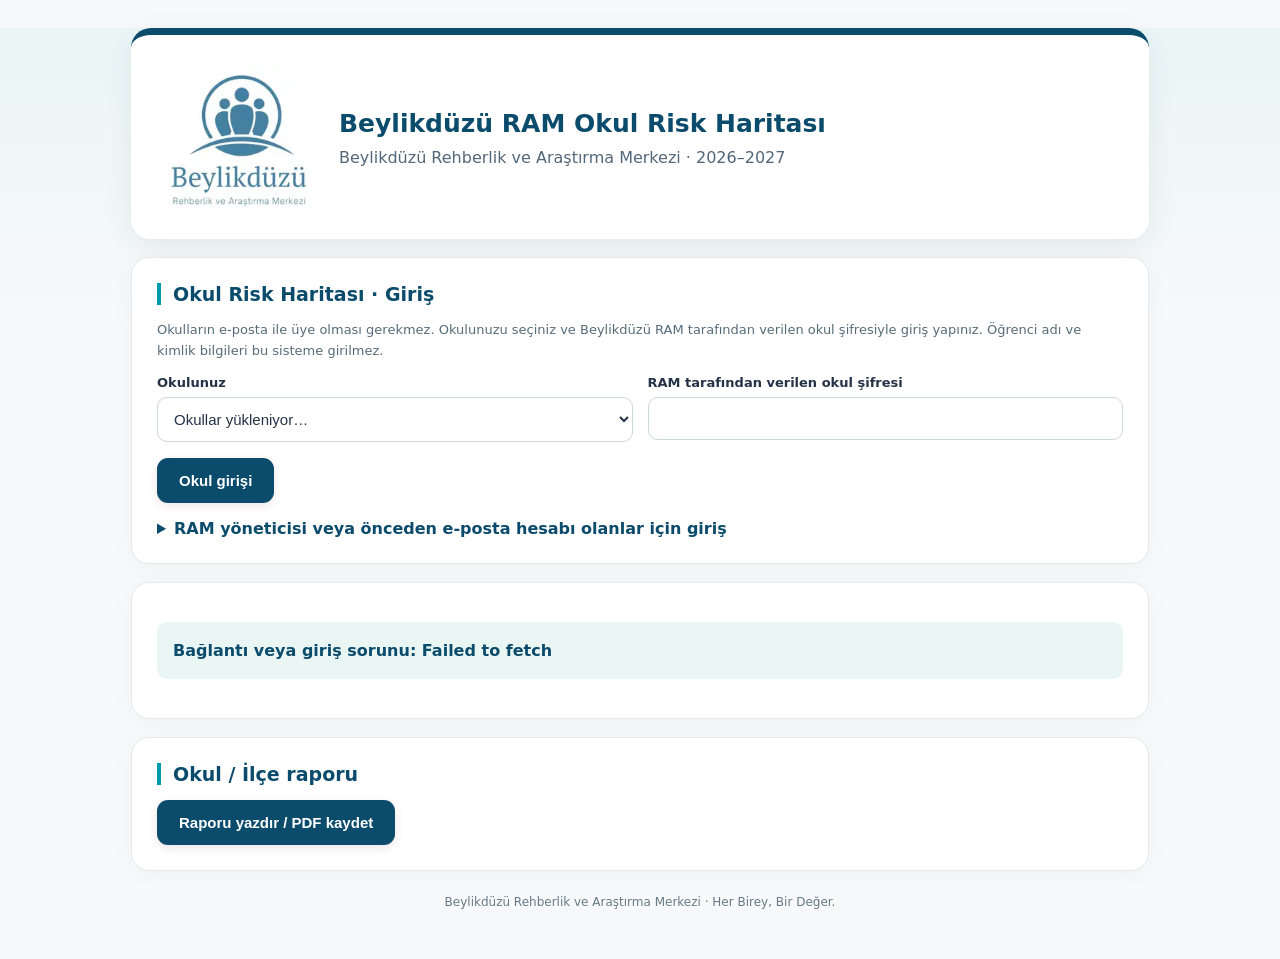
<file: index.html>
<!doctype html><html lang="tr"><head><meta charset="utf-8"><meta name="viewport" content="width=device-width,initial-scale=1"><title>Beylikdüzü RAM · Okul Risk Haritası</title><meta http-equiv="Content-Security-Policy" content="default-src 'self'; script-src 'self'; style-src 'unsafe-inline'; img-src 'self' data:; connect-src https://uftqsvxieizpclpxbejs.supabase.co; base-uri 'self'; form-action 'none'"><style>
:root{--burgundy:#0b4b6b;--blue:#0084c5;--teal:#009aae;--lime:#9eb000;--ink:#253348;--line:#e4e9ed;--surface:#fff;font-family:system-ui,-apple-system,Segoe UI,sans-serif;color:var(--ink);background:#f6f8f9}
*{box-sizing:border-box}body{margin:0;background:linear-gradient(180deg,#eaf5f6 0,#f7f9fa 300px)}main{max-width:880px;margin:28px auto 50px;padding:0 16px}
header{background:#fff;color:var(--ink);padding:22px 26px;border-radius:20px;box-shadow:0 8px 28px #203a4914;border-top:7px solid var(--burgundy);display:flex;align-items:center;gap:22px}
header .brand-logo{width:160px;height:160px;object-fit:contain;flex-shrink:0}header h1{margin:0;font-size:25px;color:var(--burgundy);line-height:1.24}header p{margin:9px 0 0;color:#53677a;font-weight:500}
.brand-rule{height:5px;border-radius:9px;background:linear-gradient(90deg,var(--burgundy) 0 34%,var(--blue) 34% 58%,var(--teal) 58% 80%,var(--lime) 80%);margin:15px 0 0}
.panel{background:var(--surface);border:1px solid var(--line);border-radius:18px;padding:25px;margin-top:18px;box-shadow:0 4px 22px #26394a0a}
h2{margin:0 0 15px;font-size:19px;color:var(--burgundy);padding-left:12px;border-left:4px solid var(--teal)}.grid{display:grid;grid-template-columns:repeat(2,minmax(0,1fr));gap:15px}
label{font-weight:650;font-size:13px;display:block;margin-bottom:7px}input,select{width:100%;border:1px solid #cbd8df;border-radius:10px;padding:12px;font-size:15px;background:#fff;color:var(--ink)}input:focus,select:focus{outline:2px solid #48acb866;outline-offset:1px;border-color:var(--teal)}input:disabled,select:disabled{background:#f3f6f7;color:#53677a}
.risk{display:flex;align-items:center;justify-content:space-between;gap:16px;padding:13px 11px;border-bottom:1px solid #e9eef1}.risk:nth-child(even){background:#f8fbfb}.risk span{font-size:14px;line-height:1.45}.risk input{max-width:100px;text-align:center;border-color:#bed6dc}
button{background:var(--burgundy);color:white;border:0;border-radius:11px;padding:14px 22px;font-weight:700;font-size:15px;cursor:pointer;box-shadow:0 3px 10px #6a00231c}button:hover{background:#850c35}button:disabled{opacity:.5;cursor:wait}#copy{background:var(--blue)}#copy:hover{background:#006ba0}
.hint{font-size:13px;color:#566c79;line-height:1.6}.result{padding:17px;background:#eaf6f4;border:1px solid #b8dedc;border-radius:12px;word-break:break-all}.hidden{display:none}#msg{margin:14px 0;font-weight:650;color:var(--burgundy);min-height:20px}a{color:var(--blue)}.foot{text-align:center;font-size:12px;color:#667b85;margin:24px 0}
@media(max-width:550px){main{margin:12px auto 30px}.grid{grid-template-columns:1fr}.panel{padding:17px}header{padding:16px;gap:12px}header .brand-logo{width:82px;height:75px}header h1{font-size:19px}header p{font-size:12px}.risk{gap:10px}.risk input{max-width:77px;padding:10px 5px}}
@media print{body{background:white}header,.panel{box-shadow:none}button{display:none}}

.report-actions{display:flex;gap:10px;flex-wrap:wrap;margin-top:16px}
.report-actions button{width:auto;flex:1;min-width:170px}
.report-box{margin-top:18px;border:1px solid #cbd5e1;border-radius:14px;padding:20px;background:#fff}
.report-box h2,.report-box h3{color:#0b4b6b}
.report-summary{display:grid;grid-template-columns:repeat(auto-fit,minmax(145px,1fr));gap:10px;margin:12px 0}
.report-stat{background:#f0f7f7;padding:12px;border-radius:10px}
.report-stat strong{display:block;font-size:23px;color:#087b83}
.report-row{margin:12px 0}
.report-row-head{display:flex;justify-content:space-between;gap:10px;font-size:14px}
.report-bar-track{height:15px;border-radius:8px;background:#e8eef2;overflow:hidden;margin-top:5px}
.report-bar-fill{height:100%;background:linear-gradient(90deg,#0c8992,#0b4b6b);border-radius:8px}
.report-advice{padding:12px 16px;border-left:4px solid #0c8992;background:#f4f9f9;margin:10px 0}
.report-note{font-size:13px;color:#596579}
@media print{
body{background:#fff!important}
body>*:not(main){display:none!important}
main>*:not(#schoolReport){display:none!important}
#schoolReport{display:block!important;border:0!important;padding:0!important}
.report-actions,.no-print{display:none!important}
.report-row,.report-advice{break-inside:avoid}
}
[hidden]{display:none!important}main{max-width:1050px}table{width:100%;border-collapse:collapse}th,td{text-align:left;border-bottom:1px solid #ddd;padding:10px;font-size:14px}.scroll{overflow:auto}.toolbar{display:flex;gap:12px;flex-wrap:wrap;margin:16px 0}.notice{padding:16px;background:#eaf6f4;border-radius:10px;line-height:1.6}header .brand-logo{width:160px;height:160px}@media print{#schoolReportContent{display:block!important}}.danger{background:#a22436;box-shadow:none}.danger:hover{background:#831b2b}.muted{color:#687b8b;font-size:12px}.admin-submissions{margin-top:25px}.admin-submissions table{min-width:620px}.admin-submissions td:last-child{white-space:nowrap}.admin-submissions button{padding:8px 12px;font-size:13px;margin-right:6px}.admin-submissions th{background:#f3f7f8}.admin-submissions h3{margin:0 0 10px;color:var(--burgundy);font-size:18px}#missingSchoolSummary{font-weight:700;color:var(--burgundy)}#missingSchoolRows tr:nth-child(even){background:#f8fbfb}#missingSchoolsPanel .toolbar button{background:var(--burgundy)}</style></head><body><main><header><img class="brand-logo" src="logo-2026.webp?v=20261111" alt="Beylikdüzü Rehberlik ve Araştırma Merkezi kurumsal logosu"><div><h1>Beylikdüzü RAM Okul Risk Haritası</h1><p>Beylikdüzü Rehberlik ve Araştırma Merkezi · 2026–2027</p></div></header>
<section class="panel" id="loginPanel"><h2>Okul Risk Haritası · Giriş</h2><p class="hint">Okulların e-posta ile üye olması gerekmez. Okulunuzu seçiniz ve Beylikdüzü RAM tarafından verilen okul şifresiyle giriş yapınız. Öğrenci adı ve kimlik bilgileri bu sisteme girilmez.</p><div class="grid"><div><label for="loginSchool">Okulunuz</label><select id="loginSchool"><option value="">Okullar yükleniyor…</option></select></div><div><label for="schoolPassword">RAM tarafından verilen okul şifresi</label><input id="schoolPassword" type="password" autocomplete="current-password" minlength="16"></div></div><div class="toolbar"><button id="schoolSignIn">Okul girişi</button></div><details id="legacyLogin"><summary style="cursor:pointer;color:var(--burgundy);font-weight:600">RAM yöneticisi veya önceden e-posta hesabı olanlar için giriş</summary><div class="grid" style="margin-top:16px"><div><label for="email">E-posta adresi</label><input id="email" type="email" autocomplete="username"></div><div><label for="password">Şifre</label><input id="password" type="password" autocomplete="current-password" minlength="12"></div></div><div class="toolbar"><button id="login">Yönetici / eski hesap girişi</button></div></details></section>
<section class="panel" id="identityPanel" hidden><p id="identity"></p><div class="toolbar"><button id="refresh">Yenile</button><button id="logout">Çıkış yap</button></div></section>
<section class="panel"><div id="msg" class="notice" role="status" aria-live="polite">Bağlantı hazırlanıyor…</div></section>
<section class="panel" id="requestPanel" hidden><h2>Okul erişim isteği</h2><label for="requestSchool">Okulunuz</label><select id="requestSchool"></select><p class="hint">Okulunuzu ve kademesini seçiniz. RAM, öğretmen yetkinizi doğrulayıp onayladığında formu doldurabilirsiniz.</p><button id="requestAccess">Okul erişimi iste</button></section>
<section class="panel" id="schoolPanel" hidden><h2>Okul geneli formu — 36 gösterge</h2><div class="grid"><div><label for="assignedSchool">Yetkili olduğunuz okul</label><select id="assignedSchool"></select></div><div><label for="period">Eğitim yılı</label><input id="period" value="2026-2027" maxlength="9"></div></div><p class="hint">Aynı öğrenci birden fazla göstergede bulunabilir. Gösterge toplamları tekil öğrenci sayısı değildir. Okul geneli sayıları giriniz; boş alan bırakmayınız.</p><div id="risks"></div><div class="toolbar"><button id="save">RAM'a gönder</button><button id="showSchoolReport">Okul raporunu oluştur</button></div></section>
<section class="panel" id="adminPanel" hidden><h2>RAM yönetici ekranı</h2><p class="hint">Tüm okul formlarını ve eksik girişleri görebilirsiniz. Okullar, adları ve kademeleriyle listelenir.</p><div class="grid"><div><label for="adminPeriod">Dönem</label><input id="adminPeriod" value="2026-2027" maxlength="9"></div><div><label for="adminLevel">Kademe</label><select id="adminLevel"><option value="">Tüm kademeler</option><option>Anaokulu</option><option>İlkokul</option><option>Ortaokul</option><option>Lise</option><option>Özel Eğitim</option></select></div><div><label for="adminSearch">Okul adıyla ara</label><input id="adminSearch" type="search"></div></div><p id="adminSummary"></p>
<section class="admin-submissions" id="missingSchoolsPanel" aria-labelledby="missingSchoolsTitle">
<h3 id="missingSchoolsTitle">Form Göndermeyen Okullar</h3>
<p class="hint">Yukarıdaki eğitim yılı, kademe ve okul adı filtrelerine göre henüz form göndermemiş <strong>aktif okullar</strong> gösterilir. Gönderilen formlarla otomatik karşılaştırılır; pasif kurumlar listeye alınmaz.</p>
<p id="missingSchoolSummary" role="status" aria-live="polite"></p>
<div class="toolbar"><button type="button" id="downloadMissingSchools" disabled>Form göndermeyen okulları CSV indir</button></div>
<div class="scroll"><table><thead><tr><th>Okul</th><th>Kurum kodu</th><th>Kademe</th><th>Tür</th><th>Giriş hesabı</th></tr></thead><tbody id="missingSchoolRows"></tbody></table></div>
</section><section class="admin-submissions" aria-labelledby="submittedTitle"><h3 id="submittedTitle">Gönderilen Formlar</h3><p class="hint">Gönderilen okul formlarını buradan inceleyebilir ve gerektiğinde silebilirsiniz. Silme işlemi geri alınamaz ve sadece RAM yöneticileri tarafından yapılabilir.</p><div class="scroll"><table><thead><tr><th>Okul</th><th>Eğitim yılı</th><th>Son gönderim</th><th>İşlem</th></tr></thead><tbody id="submittedRows"></tbody></table></div></section><h3 style="margin-top:25px;color:var(--burgundy)">Okulların veri giriş durumu</h3><button id="districtReport">İlçe raporunu oluştur</button><div class="scroll"><table><thead><tr><th>Okul</th><th>Kademe</th><th>Durum</th><th>İşlem</th></tr></thead><tbody id="adminRows"></tbody></table></div><section class="admin-submissions" id="schoolCredentialsPanel"><h3>Okul giriş şifreleri</h3><p class="hint">Okullar kendileri hesap açamaz. Yeni okul şifresi oluşturabilir veya mevcut şifreyi yenileyebilirsiniz. Şifreyi ilgili okulun yetkili personeline güvenli yoldan iletiniz. Şifre bu ekranda yalnızca işlem sonrasında gösterilir.</p><label for="credentialsSchool">Okul seçiniz</label><select id="credentialsSchool"></select><p id="credentialsStatus" class="hint"></p><div class="toolbar"><button id="issueSchoolPassword">İlk giriş şifresini oluştur</button><button id="rotateSchoolPassword" class="danger">Okul şifresini yenile</button></div><div id="credentialsReveal" class="result" hidden><strong>Yeni okul şifresi (yalnızca şimdi gösterilir):</strong><p><code id="issuedSchoolPassword" style="word-break:break-all;font-size:18px"></code></p><button id="copySchoolPassword">Şifreyi kopyala</button><p class="hint">Şifreyi kaydedip yetkiliye iletiniz. RAM şifreyi sonradan görüntüleyemez; gerektiğinde yeni şifre oluşturabilir.</p></div></section><h2 style="margin-top:24px">Öğretmen erişim istekleri</h2><div id="requests"></div></section>
<section class="panel" id="schoolReport"><h2>Okul / İlçe raporu</h2><button id="printSchoolReport" class="no-print">Raporu yazdır / PDF kaydet</button><div id="schoolReportContent" class="report-box" hidden></div></section><p class="foot">Beylikdüzü Rehberlik ve Araştırma Merkezi · Her Birey, Bir Değer.</p></main><script src="app.js?v=20261112-ilce-rapor-duzeltme"></script></body></html>
</file>
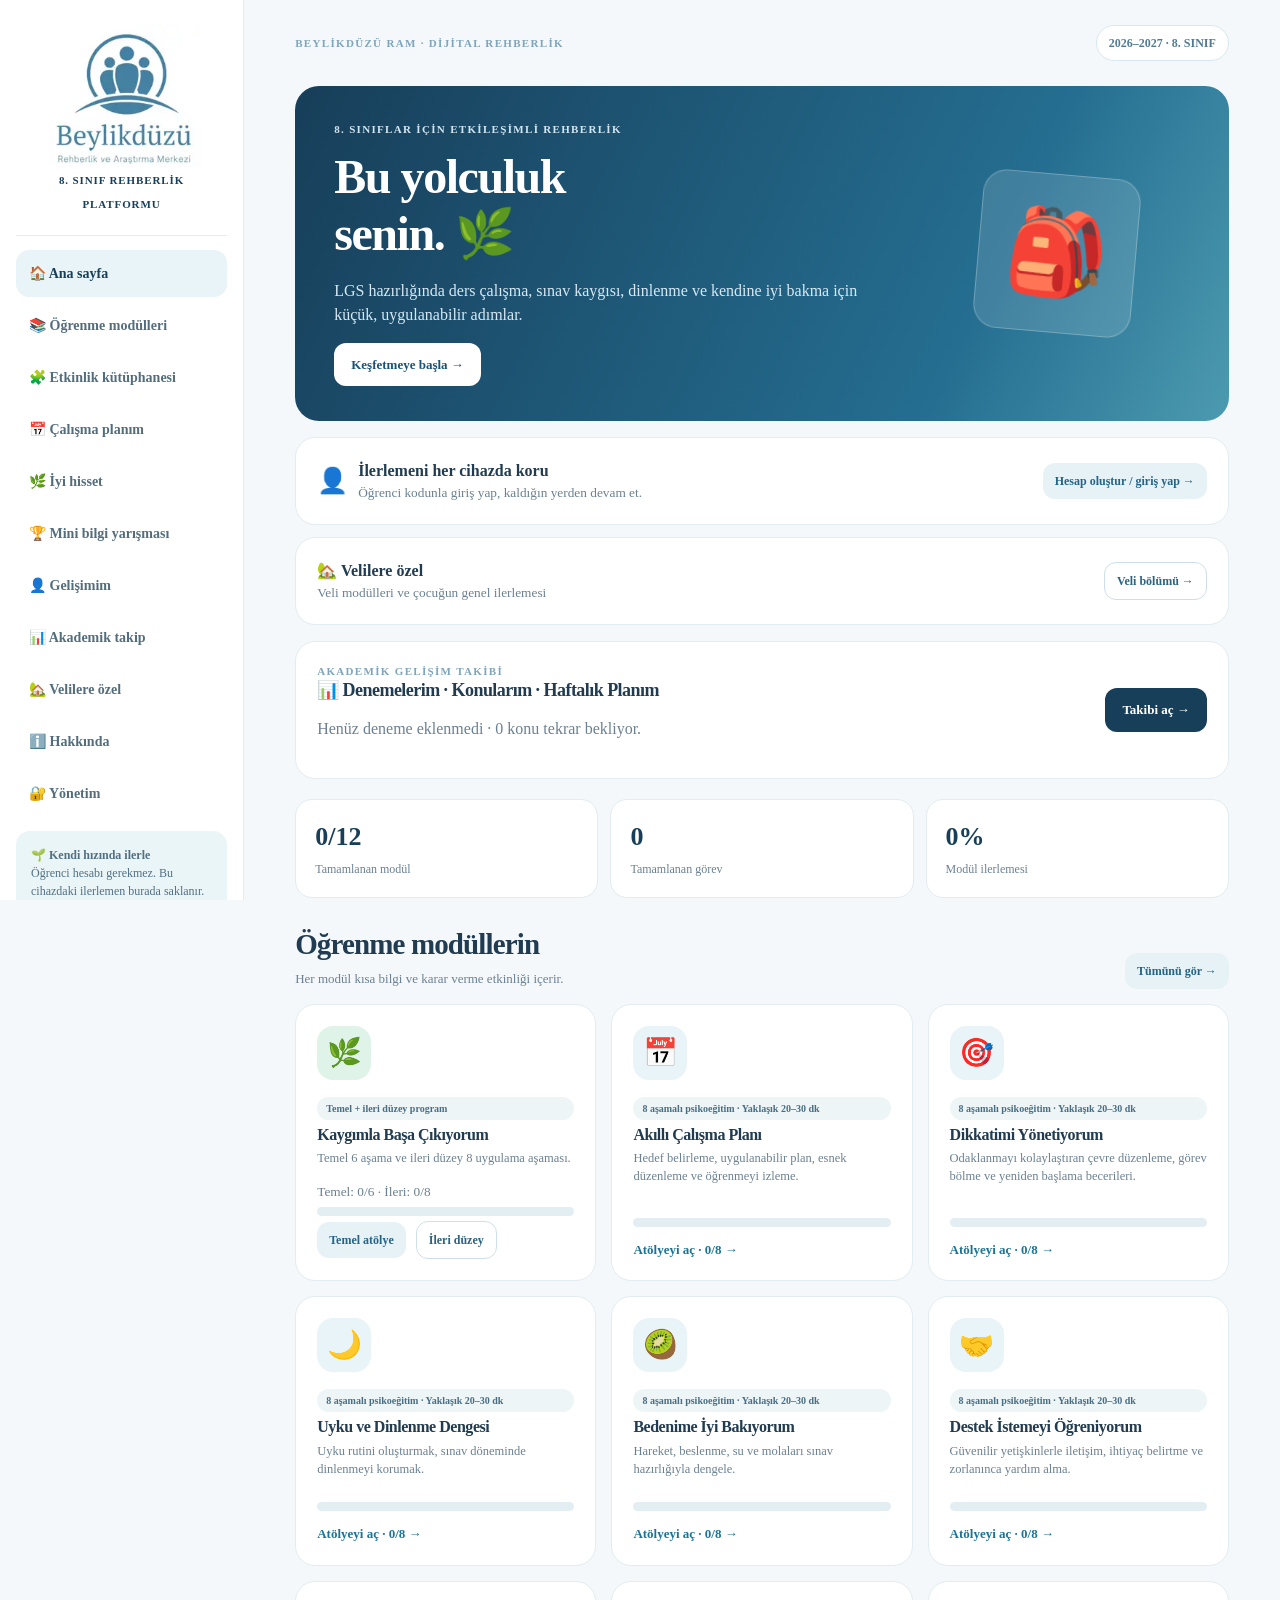
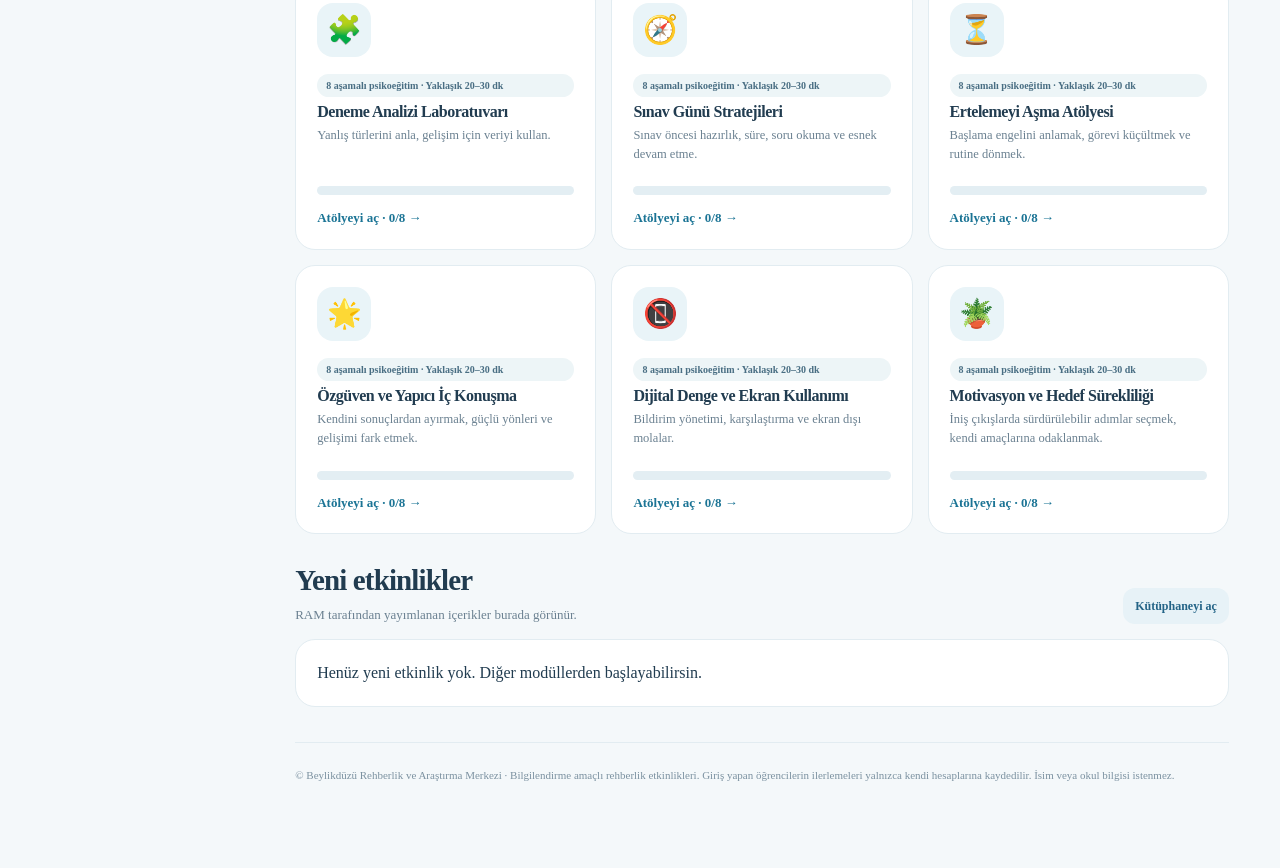
<file: lgs-yolculugum/index.html>
<!doctype html>
<html lang="tr"><head><meta charset="utf-8"><meta name="viewport" content="width=device-width,initial-scale=1,viewport-fit=cover"><meta name="theme-color" content="#205a78"><meta name="description" content="Beylikdüzü RAM 8. sınıf öğrencileri için LGS Yolculuğum etkileşimli rehberlik platformu."><title>LGS Yolculuğum | Beylikdüzü RAM</title>
<style>
:root{--ink:#213c50;--muted:#6b8191;--line:#e2ecf1;--blue:#286a90;--dark:#183f59;--bg:#f4f8fa;--pale:#e8f3f7;--good:#187c65;--font:Georgia,serif}
*{box-sizing:border-box}html{scroll-behavior:smooth}body{margin:0;background:var(--bg);color:var(--ink);font-family:var(--font);line-height:1.5}button,input,textarea,select{font:inherit}button{cursor:pointer}button:focus-visible,input:focus-visible,textarea:focus-visible,select:focus-visible,a:focus-visible{outline:3px solid #84b9d2;outline-offset:3px}a{color:var(--blue)}p{color:var(--muted)}h1,h2,h3{line-height:1.2;letter-spacing:-.03em}h1{font-size:clamp(30px,4vw,48px);margin:10px 0 13px}h2{font-size:clamp(23px,3vw,29px);margin:0 0 7px}h3{font-size:18px;margin:0 0 8px}small{color:var(--muted)}.app{display:grid;grid-template-columns:244px minmax(0,1fr);min-height:100vh;max-width:1600px;margin:auto}.side{position:sticky;top:0;height:100vh;overflow:auto;background:white;border-right:1px solid var(--line);padding:22px 16px;display:flex;flex-direction:column;gap:14px}.brand{text-align:center;border-bottom:1px solid var(--line);padding:2px 7px 20px}.brand img{width:160px;max-width:100%;height:auto;display:block;margin:auto}.brand strong{font-size:11px;letter-spacing:.08em;color:var(--dark)}.menu{display:grid;gap:5px}.menu button{border:0;background:transparent;border-radius:13px;padding:13px;text-align:left;color:#536d7c;font-weight:700;font-size:14px}.menu button:hover,.menu button.active{background:#e9f4f8;color:var(--dark)}.sidebottom{margin-top:auto;background:#eaf5f7;padding:15px;border-radius:14px;color:#527083;font-size:12px}.content{padding:25px clamp(16px,4vw,64px) 60px;min-width:0}.wrap{max-width:1060px;margin:auto}.top{display:flex;justify-content:space-between;align-items:center;gap:9px;margin-bottom:25px;font-size:12px;font-weight:800;color:#6088a0}.top>div{display:flex;gap:9px;align-items:center}.pill{border:1px solid #d7e8ee;background:#fff;padding:8px 12px;border-radius:99px;color:#517b92}.btn{border:0;border-radius:12px;padding:12px 17px;font-size:13px;font-weight:800;display:inline-flex;align-items:center;justify-content:center;gap:7px;text-decoration:none;transition:filter .15s}.btn:hover{filter:brightness(.94)}.primary{color:white;background:var(--dark)}.light{color:#246487;background:#e7f2f7}.white{color:#195377;background:white}.outline{border:1px solid #cedfe9;color:#2b6380;background:white}.small{padding:9px 12px;font-size:12px}.hero{background:linear-gradient(115deg,#173e59,#256e91 72%,#4c9ab0);padding:35px 39px;border-radius:24px;color:#fff;display:grid;grid-template-columns:1.5fr .7fr;align-items:center;gap:20px;overflow:hidden;min-height:265px}.hero h1,.hero p{color:white}.hero p{color:#d6e9f4;max-width:540px}.hero small{color:#d5e8f3}.heroart{font-size:83px;justify-self:center;background:#ffffff20;border:1px solid #ffffff40;border-radius:24px;padding:16px 26px;transform:rotate(5deg)}.eyebrow{color:#7fa5bb;font-weight:900;font-size:11px;letter-spacing:.12em;text-transform:uppercase}.hero .eyebrow{color:#d2e5f1}.grid{display:grid;grid-template-columns:repeat(3,minmax(0,1fr));gap:15px}.grid2{display:grid;grid-template-columns:repeat(2,minmax(0,1fr));gap:16px}.tile{border:1px solid var(--line);border-radius:20px;background:white;padding:21px;min-width:0}.card{display:flex;flex-direction:column;gap:5px;min-height:200px}.card .ico{background:var(--tile,#edf4f8);display:grid;place-items:center;width:54px;height:54px;border-radius:16px;font-size:28px;margin-bottom:12px}.card h3{font-size:16px;margin:0}.card p{font-size:12.5px;flex:1;margin:0 0 10px}.linklike{border:none;background:none;padding:0;color:#1b7495;font-size:13px;font-weight:900;text-align:left}.statrow{display:grid;grid-template-columns:repeat(3,1fr);gap:12px;margin:20px 0 29px}.stat{padding:17px 19px;border:1px solid var(--line);border-radius:17px;background:white}.stat strong{font-size:26px;display:block;color:var(--dark)}.stat small{font-size:12px}.sectionhead{display:flex;align-items:end;justify-content:space-between;margin:29px 0 15px;gap:12px}.sectionhead p{margin:5px 0 0;font-size:13px}.back{background:none;border:0;color:var(--blue);font-weight:850;padding:0;margin-bottom:17px}.bigicon{font-size:53px}.cover{background:var(--tile,#e9f4fa);border-radius:20px;padding:24px;display:flex;gap:20px;align-items:center;margin:18px 0}.cover h1{font-size:32px;margin:0 0 7px}.cover p{margin:0}.fact h3{font-size:15px}.fact p{font-size:13px;line-height:1.65;margin:0}.scenario{padding:22px;background:#eaf4f9;border:1px solid #d3e5ed;border-radius:20px;margin-top:17px}.choice{background:white;border:1px solid #cadfe9;border-radius:11px;padding:13px;text-align:left;width:100%;display:block;margin:8px 0;font-size:13px;font-weight:700}.choice:hover{border-color:#5593b1;background:#f8fcfe}.good{background:#e8f8ee;border:1px solid #a4e1bb;color:#21684f}.warn{background:#fff5e4;border:1px solid #e9d4a1;color:#7d6029}.note{border-radius:13px;padding:14px;margin:14px 0;font-size:13px}.row{display:flex;align-items:center;gap:10px;flex-wrap:wrap}.stack{display:grid;gap:14px}.formgrid{display:grid;grid-template-columns:repeat(2,minmax(0,1fr));gap:12px}.field{display:grid;gap:5px;margin:0}.field label{font-size:12px;font-weight:800;color:#44677a}.field input,.field select,.field textarea{border-radius:11px;border:1px solid #d0dee8;padding:11px 12px;background:white;width:100%;color:var(--ink);font-size:14px}.field textarea{min-height:95px;resize:vertical}.field input[type=checkbox]{width:auto}.field.full{grid-column:1/-1}.narrow{max-width:580px}.listrow{display:flex;align-items:center;justify-content:space-between;gap:14px;border-bottom:1px solid var(--line);padding:14px 0}.listrow:last-child{border:0}.listrow strong{font-size:14px}.listrow small{display:block}.listrow .row{justify-content:flex-end}.progress{height:9px;background:#e3eef3;border-radius:99px;overflow:hidden}.progress span{display:block;height:100%;background:#4caa96}.tag{display:inline-block;background:#edf5f7;color:#496e83;border-radius:99px;padding:4px 9px;font-size:11px;font-weight:800}.muted{color:var(--muted)}.hidden{display:none!important}.empty{padding:35px 22px;border:1px dashed #bfd2dc;text-align:center;border-radius:17px;background:#f9fcfd}.timer{font-weight:900;letter-spacing:-.06em;color:var(--dark);font-size:clamp(45px,8vw,80px);line-height:1.3;text-align:center}.breathcircle{width:190px;height:190px;display:grid;place-items:center;border:8px solid #c6e6ef;background:#e8f7f8;border-radius:50%;margin:18px auto;transition:transform 4s ease}.breathcircle.grow{transform:scale(1.13)}.breathcircle span{text-align:center;font-size:18px;font-weight:900;color:#2a6e8c}.quizans{background:#f1f8fb;border:1px solid #cce1eb;border-radius:14px;padding:14px;margin:12px 0}.qedit{background:#f7fafc;border:1px solid var(--line);padding:15px;border-radius:14px}.qedit h4{margin:0 0 10px}.questionlink{text-decoration:none;white-space:nowrap}footer{border-top:1px solid var(--line);padding:24px 0;margin-top:35px;color:#7b91a0;font-size:11px}.onlydesktop{display:block}
@media(max-width:1050px){.app{grid-template-columns:205px minmax(0,1fr)}.grid{grid-template-columns:repeat(2,minmax(0,1fr))}.side{padding:18px 10px}.brand img{width:140px}.hero{grid-template-columns:1fr .4fr}}
@media(max-width:700px){.app{display:block}.side{height:auto;position:relative;padding:10px 13px;display:block;border-right:0;border-bottom:1px solid var(--line)}.brand{padding:0;display:flex;align-items:center;gap:10px;text-align:left;border:0}.brand img{width:88px;margin:0}.brand strong{font-size:10px}.menu{display:flex;overflow:auto;gap:5px;scrollbar-width:none;margin-top:9px}.menu button{flex:0 0 auto;padding:9px 11px;font-size:12px}.sidebottom{display:none}.content{padding:16px 15px 40px}.top{margin-bottom:18px}.top .eyebrow{display:none}.hero{padding:24px 22px;grid-template-columns:1fr;min-height:0}.hero h1{font-size:31px}.heroart{display:none}.grid{grid-template-columns:repeat(2,minmax(0,1fr));gap:9px}.grid2,.formgrid{grid-template-columns:1fr}.tile{padding:16px}.card{padding:14px;min-height:206px}.card .ico{width:47px;height:47px;font-size:24px}.card h3{font-size:14px}.card p{font-size:11.5px}.statrow{gap:8px}.stat{padding:11px}.stat strong{font-size:22px}.stat small{font-size:10px}.sectionhead{margin-top:24px}.cover{padding:18px}.cover h1{font-size:25px}.bigicon{font-size:36px}.listrow{align-items:flex-start}.listrow .row{gap:5px}.onlydesktop{display:none}}
@media(max-width:380px){.grid{grid-template-columns:1fr}.top .pill{font-size:10px;padding:7px}}
@media(prefers-reduced-motion:reduce){.breathcircle{transition:none}}

/* Etkileşimli atölyeler */
.ws-shell{display:grid;gap:17px}.ws-header{padding:26px;border-radius:22px;background:linear-gradient(125deg,#e7f4f6,#f9fbfd);border:1px solid #d2e5eb}.ws-header h1{margin:8px 0;font-size:clamp(24px,4vw,35px)}.ws-header>p{max-width:720px;margin:0 0 12px;font-size:14px}.ws-header .row{gap:7px}.ws-stepnav{display:flex;gap:9px;margin-top:18px;flex-wrap:wrap}.ws-step{height:38px;width:38px;border-radius:50%;border:1px solid #bdd5df;color:#3a6b81;background:white;font-weight:900}.ws-step.on{background:#215c7b;color:white;border-color:#215c7b}.ws-step.done{background:#e2f4ee;color:#166d58;border-color:#9bd0c0}.ws-step:disabled{opacity:.45;cursor:not-allowed}.ws-current{padding-top:19px}.ws-current h2{font-size:22px;margin:3px 0}.ws-panel{background:white;border-radius:20px;border:1px solid var(--line);padding:clamp(18px,4vw,32px)}.ws-copy>h3{font-size:22px;margin:0 0 8px}.ws-copy>p{max-width:780px;font-size:14px}.ws-choices,.ws-options{display:grid;grid-template-columns:repeat(2,minmax(0,1fr));gap:9px;margin:16px 0}.ws-options.vertical{grid-template-columns:1fr}.ws-choice,.ws-option{display:flex;align-items:center;gap:9px;text-align:left;border:1px solid #cfdee6;border-radius:13px;padding:13px;background:white;color:#344f61;font-weight:700;font-size:13px;line-height:1.5;min-height:50px}.ws-choice.selected,.ws-option.selected{border:2px solid #28828c;background:#e5f6f3;color:#165e68;padding:12px}.ws-choice:hover,.ws-option:hover{background:#f0f8fb}.ws-question{border:1px solid #dce9ee;border-radius:17px;padding:18px;background:#f9fcfd;margin:18px 0}.ws-question>strong{font-size:15px;display:block}.ws-feedback{background:#eaf6f1;border-left:3px solid #58a88d;border-radius:7px;padding:12px;font-size:13px;color:#2b685c!important}.ws-help{font-size:12px!important;color:#728a97}.ws-tools{display:grid;grid-template-columns:1fr 1fr;gap:15px;margin:18px 0}.ws-breath,.ws-ground{border:1px solid #dbe8ed;background:#f9fcfd;border-radius:18px;padding:18px}.ws-breath-ring{height:145px;width:145px;border-radius:50%;background:#def1f4;border:6px solid #a7d4dc;margin:9px auto 19px;display:grid;place-items:center;text-align:center;transition:transform 2s ease}.ws-breath-ring.expanding{transform:scale(1.1)}.ws-breath-ring strong{display:block;font-size:22px;color:#1f647c}.ws-ground ol{font-size:13px;color:#506d7a;padding-left:22px;line-height:1.8}.ws-footer{display:flex;justify-content:space-between;flex-wrap:wrap;gap:6px;padding:2px 3px;font-size:11px;color:#8498a6}.ws-complete{border:1px solid #b8dfce;background:linear-gradient(135deg,#f4fcf8,#e6f4f0);border-radius:20px;padding:26px}.ws-complete>p{font-size:14px;max-width:750px}.ws-completion{padding:14px 0;display:flex;align-items:center;gap:13px}.ws-completion strong{font-size:26px;color:#1d8268}.ws-completion small{font-size:12px}.ws-panel button:disabled{cursor:not-allowed;opacity:.45}.ws-panel .note{font-size:13px}
@media(max-width:700px){.ws-header{padding:19px}.ws-stepnav{gap:6px}.ws-step{width:35px;height:35px}.ws-panel{padding:17px}.ws-choices,.ws-options,.ws-tools{grid-template-columns:1fr}.ws-question{padding:14px}.ws-ground,.ws-breath{padding:15px}.ws-current h2{font-size:19px}.ws-option,.ws-choice{min-height:45px}.ws-panel>.ws-copy>.btn{width:100%}}
@media(prefers-reduced-motion:reduce){.ws-breath-ring{transition:none}}


/* Sekiz aşamalı kapsamlı öğrenme atölyeleri */
.deep-shell{display:grid;gap:16px}.deep-hero{padding:clamp(17px,4vw,32px);background:linear-gradient(128deg,#e6f3f7,#f8fbfc);border:1px solid #d5e6ed;border-radius:22px}.deep-hero h1{font-size:clamp(25px,4vw,35px);margin:0 0 7px}.deep-hero p{font-size:13.5px;margin:0}.deep-nav{display:flex;gap:7px;flex-wrap:wrap;margin-top:17px}.deep-dot{border:1px solid #b4d0db;background:white;border-radius:50%;height:39px;width:39px;font-weight:900;color:#41758d}.deep-dot.on{background:#235e7b;border-color:#235e7b;color:#fff}.deep-dot.done{background:#d7f2e7;border-color:#91cbb5;color:#166c52}.deep-dot:disabled{opacity:.45;cursor:not-allowed}.deep-panel{background:white;border:1px solid var(--line);border-radius:22px;padding:clamp(17px,4vw,31px);min-height:340px}.deep-panel h2{font-size:clamp(20px,3vw,25px)}.deep-stage-title{margin:6px 0 20px;color:#194760}.deep-panel>p{font-size:13px}.deep-panel .btn:disabled{opacity:.45;cursor:not-allowed}.deep-prose{line-height:1.7}.deep-outcomes{display:grid;grid-template-columns:repeat(3,minmax(0,1fr));gap:12px;margin:20px 0}.deep-outcomes>div{background:#eef6f8;border:1px solid #d4e7ec;border-radius:15px;padding:15px}.deep-outcomes strong{color:#2b6d88;font-size:14px}.deep-outcomes p{font-size:12px;margin:5px 0 0}.deep-options{display:grid;gap:9px;margin:12px 0 17px}.deep-option{border:1px solid #c9dce5;border-radius:13px;padding:13px 15px;background:white;font-size:13px;font-weight:700;color:#32596e;text-align:left;line-height:1.55;width:100%}.deep-option:hover,.deep-learn-card:hover,.deep-skillrow:hover{background:#eef7fa}.deep-option.selected{border-color:#258371;background:#e5f5ee;box-shadow:inset 3px 0 #258371;color:#176550}.deep-learn{display:grid;grid-template-columns:repeat(2,minmax(0,1fr));gap:12px;margin:20px 0}.deep-learn-card{display:grid;text-align:left;align-content:start;gap:9px;border-radius:17px;border:1px solid #d7e5ea;background:#f9fcfd;padding:18px;color:#32566d;line-height:1.6}.deep-learn-card strong{font-size:16px}.deep-learn-card span:nth-child(3){font-size:13px;color:#597584}.deep-learn-card small{font-size:11px;font-weight:800;color:#2c7c8c}.deep-learn-card.read{background:#e9f7ef;border-color:#a6d4c1}.deep-number{width:34px;height:34px;border-radius:11px;background:#daecf3;color:#2b6a86;font-weight:900;display:grid;place-items:center}.deep-question{background:#f8fbfd;border:1px solid #dbe8ee;border-radius:16px;padding:19px;margin:17px 0}.deep-question h3{font-size:16px;margin:8px 0}.deep-feedback{background:#eaf6ef;border:1px solid #bee5ce;border-radius:12px;padding:13px;color:#256853!important;font-size:13px}.deep-hint{font-size:11px;margin-top:7px;color:#5c8072}.deep-story{border-left:4px solid #5ca1b3;background:#edf6f8;border-radius:0 12px 12px 0;padding:20px;margin:20px 0;font-weight:700;color:#2a566e;line-height:1.7}.deep-skill{display:grid;gap:9px;margin:20px 0}.deep-skillrow{display:flex;align-items:center;gap:13px;width:100%;text-align:left;padding:15px;border:1px solid #d4e5ec;border-radius:13px;background:white;color:#37586c;font-size:13.5px;line-height:1.6}.deep-skillrow.selected{background:#e6f6ee;border-color:#a3d4bd}.deep-done{max-width:760px}.deep-done>p{font-size:14px;line-height:1.8}.deep-days{display:flex;gap:8px;flex-wrap:wrap;margin:20px 0}.deep-day{border-radius:11px;background:#eaf2f6;border:1px solid #d1e3ea;display:grid;place-items:center;width:50px;height:43px;color:#557b8b;font-size:12px;font-weight:850}.deep-day.marked{background:#d8f1e5;border-color:#97c9b0;color:#247354}.deep-footer{font-size:11px;color:#7d929f;padding:0 5px}.deep-summary-row{display:flex;justify-content:space-between;align-items:center;gap:12px;padding:10px 0;border-bottom:1px solid #e4edf0;font-size:12px}.deep-summary-row strong{white-space:nowrap;color:#27758d}.deep-card .tag{font-size:10px;max-width:100%;white-space:normal}.deep-card .progress{flex:0 0 auto}
@media(max-width:700px){.deep-hero{padding:18px}.deep-dot{height:34px;width:34px}.deep-nav{gap:6px}.deep-outcomes,.deep-learn{grid-template-columns:1fr}.deep-hero h1{font-size:24px}.deep-panel{min-height:250px}.deep-days{gap:5px}.deep-day{width:40px;height:38px}}

</style><link rel="stylesheet" href="./academic.css?v=20261118a"></head><body><div class="app">
<aside class="side"><div class="brand"><img src="../logo-2026.webp" alt="Beylikdüzü Rehberlik ve Araştırma Merkezi logosu"><strong>8. SINIF REHBERLİK PLATFORMU</strong></div><nav class="menu" id="menu"></nav><div class="sidebottom"><strong>🌱 Kendi hızında ilerle</strong><div>Öğrenci hesabı gerekmez. Bu cihazdaki ilerlemen burada saklanır.</div></div></aside>
<main class="content"><div class="wrap"><div class="top"><span class="eyebrow">BEYLİKDÜZÜ RAM · DİJİTAL REHBERLİK</span><div><span class="pill">2026–2027 · 8. SINIF</span></div></div><div id="screen"></div><footer>© Beylikdüzü Rehberlik ve Araştırma Merkezi · Bilgilendirme amaçlı rehberlik etkinlikleri. Giriş yapan öğrencilerin ilerlemeleri yalnızca kendi hesaplarına kaydedilir. İsim veya okul bilgisi istenmez.</footer></div></main></div>
<script src="./curriculum-data.js?v=20261117b"></script>
<script src="./curriculum.js?v=20261117b"></script>
<script src="./workshops.js"></script>
<script src="./academic.js?v=20261118a"></script>
<script src="./student.js?v=20261118-font"></script>
<script src="./family.js?v=20261118-font"></script>
<script>
(function(){"use strict";
const SB="https://uftqsvxieizpclpxbejs.supabase.co", KEY="sb_publishable_qd7956g-qF9_RVj6xIoX8w_3UQg02R8";
const $=s=>document.querySelector(s), esc=s=>String(s==null?"":s).replace(/[&<>"']/g,c=>({"&":"&amp;","<":"&lt;",">":"&gt;",'"':"&quot;","'":"&#39;"}[c])), nl=s=>esc(s).replace(/\n/g,"<br>");
const LESSONS=[
{id:"kaygi",ic:"🌿",color:"#dff3e9",t:"Kaygımı yönetiyorum",d:"Sınav heyecanını fark et, yararlı adımlar seç.",facts:[["Heyecan normaldir","Sınavdan önce biraz heyecanlanmak yaygındır. Heyecan yaşamak, sınavda başarısız olacağın anlamına gelmez."],["Düşünceler kanıt değildir","“Kesin yapamayacağım” düşüncesi geleceğe ilişkin bir kanıt değil, zihninden geçen bir cümledir."],["Kontrol alanım","Soruların zorluğunu seçemezsin; nefes almayı, bildiğin sorudan başlamayı ve mola vermeyi seçebilirsin."]],q:"Denemeden önce kaygılandığında ne yaparsın?",a:["Üç sakin nefes alıp ilk soruya yönelirim.","Bütün gece çalışıp uykumdan vazgeçerim.","Arkadaşlarımın puanlarını sürekli kontrol ederim."],c:0,ex:"Kontrol edebildiğin davranışa dönmek kaygı anında yardımcı olabilir."},
{id:"plan",ic:"📅",color:"#e8e5fc",t:"Çalışmamı planlıyorum",d:"Büyük hedefleri küçük, yapılabilir parçalara ayır.",facts:[["Somut hedef seç","“Çok çalışacağım” yerine “20 dakika Türkçe paragraf sorusu çözeceğim” diyebilirsin."],["Yanlışlardan öğren","Çözemediğin bir sorunun neden zor geldiğini anlamaya çalış."],["Esnek kal","Plan aksarsa tüm haftadan vazgeçmek yerine sonraki uygun zamanda yeniden başla."]],q:"Bir gün planını tamamlayamadın. Hangisi daha yararlıdır?",a:["Bütün haftanın planını silmek.","Yarın için daha küçük ve uygulanabilir bir hedef koymak.","Uykundan vazgeçip sabaha kadar çalışmak."],c:1,ex:"Plan güncellenebilir. Önemli olan sürdürülebilir biçimde devam edebilmek."},
{id:"odak",ic:"🎯",color:"#fff1cb",t:"Dikkatimi topluyorum",d:"Çalışma ortamını düzenle, dikkatini yönet.",facts:[["Tek görev","Bir çalışma aralığında tek bir göreve yönelmeyi dene."],["Uyaranları azalt","Telefon bildirimlerini sessize almak ve masayı düzenlemek yardımcı olabilir."],["Mola ver","Kısa molalarla yeniden işe dönmek dikkati sürdürmeyi kolaylaştırabilir."]],q:"Çalışırken bildirimler geliyorsa ne yaparsın?",a:["Her bildirime anında bakarım.","Üç dersi aynı anda açarım.","Telefonu sessize alıp uzağa koyarım."],c:2,ex:"Dikkati bölen uyaranları azaltmak odaklanmanı kolaylaştırabilir."},
{id:"uyku",ic:"🌙",color:"#deeffc",t:"Dinlenmeyi önemsiyorum",d:"Uyku ve dijital dengeyi hazırlığının parçası yap.",facts:[["Uyku önemlidir","Ergenlik döneminde genellikle 8–10 saat uyku önerilir; ihtiyaçlar kişiye göre farklılaşabilir."],["Ekran molası","Uyku öncesi sakin bir rutin belirlemek ve parlak ekranı azaltmak yardımcı olabilir."],["Dinlenmek gereklidir","Dinlenme zaman kaybı değil, öğrenmeye eşlik eden bir ihtiyaçtır."]],q:"Yarın denemen var ve saat çok geç oldu. Ne seçersin?",a:["Uygun saatte dinlenmeye geçerim.","Hiç uyumadan tekrar yaparım.","Gece boyu telefondan soru çözerim."],c:0,ex:"Dengeli hazırlık ve uyku, son dakika uykusuzluğundan daha sağlıklıdır."},
{id:"beden",ic:"🥝",color:"#ffe8db",t:"Bedenime iyi bakıyorum",d:"Hareket, mola ve dengeli günlük alışkanlıklar.",facts:[["Kalk ve hareket et","Uzun süre oturduğunda kendine uygun kısa hareket molaları ver."],["Düzenli beslen","Öğünleri atlamamaya ve çeşitli yiyeceklere yer vermeye çalış."],["Su iç","Susadığını fark ettiğinde su içmeyi ve bedeninin ihtiyaçlarını gözetmeyi hatırla."]],q:"Uzun süredir ders çalışıyorsun, yoruldun. Ne yaparsın?",a:["Yorgunluğu görmezden gelirim.","Kısa mola verip su içerim.","Bir daha hiç ders çalışmam."],c:1,ex:"Kısa bir dinlenme ve hareket molası çalışma ritmini destekleyebilir."},
{id:"destek",ic:"🤝",color:"#e6f2e7",t:"Destek istemeyi biliyorum",d:"Zorlandığında güvendiğin yetişkinlere ulaş.",facts:[["Yalnız değilsin","Sınav dönemi zorlayıcı olabilir. Bir yetişkinle konuşmak destek sağlayabilir."],["Kendini kıyaslama","Her öğrencinin ilerleme hızı ve güçlü yönleri farklıdır."],["İsteğini somutlaştır","“Bu konuyu anlamakta zorlanıyorum” demek yardım istemeyi kolaylaştırır."]],q:"Deneme sonuçların seni üzdüğünde ne yaparsın?",a:["Kendimi sürekli suçlarım.","Arkadaşlarımla puan yarıştırırım.","Eksiklerimi inceleyip güvendiğim bir kişiyle konuşurum."],c:2,ex:"Somut geri bildirim ve destek yeni bir adım belirlemene yardımcı olur."},
{id:"deneme",ic:"🧩",color:"#e6f0fa",t:"Denemeden öğreniyorum",d:"Yanlışları yeni hedeflere dönüştür.",facts:[["Sonuç bir geri bildirimdir","Deneme puanı hangi konulara yeniden bakmak gerektiğine dair bir ipucudur."],["Hata türünü bul","Yanlışın konuyu bilmemekten mi, soruyu hızlı okumaktan mı kaynaklandığını incele."],["Yeni adım seç","Bir sonraki denemeye kadar çalışacağın küçük bir konu hedefi seç."]],q:"Beklediğinden düşük sonuç aldığında ne yaparsın?",a:["Kendimi suçlarım.","Zorlandığım iki konuyu belirlerim.","Bir daha denemeye girmem."],c:1,ex:"Somut geri bildirimler, yeni çalışma planına dönüşebilir."},
{id:"sinavgunu",ic:"🧭",color:"#ffeddc",t:"Sınav gününe hazırlanıyorum",d:"Zaman yönetimi ve sakin başlangıç.",facts:[["Önceden hazırlan","Gerekli belgeleri, ulaşımı ve saati bir yetişkinle önceden kontrol et."],["Soru kökünü oku","Soruda senden tam olarak ne istendiğini anlamaya zaman ayır."],["Zor sorudan sonra devam et","Bir soruda takılırsan zamanını gözetip diğer sorulara ilerleyebilirsin."]],q:"Sınavda zor bir soruya rastlarsan ne yaparsın?",a:["Tüm zamanımı ona ayırırım.","Sınavı bırakırım.","Diğer sorulara geçip sonra dönebilirim."],c:2,ex:"Zamanını dengeli kullanmak bildiklerini göstermene yardımcı olur."},
{id:"erteleme",ic:"⏳",color:"#efe8ff",t:"Ertelemeyi yönetiyorum",d:"Küçük başlayarak ilerle.",facts:[["İki dakikalık başlangıç","Çok zor gelirse yalnızca iki dakika çalışarak başlayabilirsin."],["Görevi küçült","Tüm ünite yerine tek sayfa veya beş soru gibi somut bir adım seç."],["Mükemmeli bekleme","Her şeyin kusursuz olmasını beklemek zorunda değilsin."]],q:"Bir ödev gözünde büyürse hangi adım yardımcı olabilir?",a:["Küçük bir parçayla başlarım.","Son güne kadar beklerim.","Kendime kızarım."],c:0,ex:"Küçük başlangıçlar ertelemeyi yönetmeye yardımcı olur."},
{id:"ozguven",ic:"🌟",color:"#ffedbd",t:"Kendime güveniyorum",d:"Güçlü yönlerini ve gelişimini fark et.",facts:[["Sonuç senin tamamın değil","Sınav performansı kim olduğunu veya değerini belirlemez."],["Gelişim mümkündür","Henüz zorlandığın bir konuda çalışarak ilerleyebilirsin."],["Kendi ilerlemene bak","Başkalarının puanlarından çok kendi gelişimine odaklan."]],q:"Bir arkadaşın senden yüksek puan aldığında?",a:["Ben hiçbir şey yapamam derim.","Kendi gelişimime bakarım.","Çalışmaktan vazgeçerim."],c:1,ex:"Kişisel ilerlemeye odaklanmak sürdürülebilir çabayı destekler."},
{id:"dijital",ic:"📵",color:"#dcf4f0",t:"Dijital dengemi kuruyorum",d:"Ekran zamanını bilinçli yönet.",facts:[["Bildirimleri yönet","Çalışırken bildirimleri kapatmak dikkatin dağılmasını azaltabilir."],["Karşılaştırmalara dikkat","Sosyal medya paylaşımları bir öğrencinin tüm öğrenme sürecini yansıtmaz."],["Ekran dışında dinlen","Molalarında hareket veya sohbet gibi ekran dışı seçenekleri dene."]],q:"Ders sırasında bildirimler artınca?",a:["Her birine bakarım.","Aynı anda video açarım.","Telefonu bir süre sessize alırım."],c:2,ex:"Dikkat dağıtıcıları azaltmak odaklanmanı kolaylaştırabilir."},
{id:"hedef",ic:"🪴",color:"#e9f0dc",t:"Hedefimi sürdürüyorum",d:"Motivasyon değişse bile kendi hızında ilerle.",facts:[["Anlamlı hedef seç","Hedeflerinin senin için ne anlama geldiğini düşün."],["Zor günler normaldir","Motivasyonun her gün aynı olmayabilir; küçük bir adım da değerlidir."],["Dinlenmeyi unutma","Çalışma planında uykuya, dinlenmeye ve sosyal zamana yer ver."]],q:"Çalışma isteğin az olduğu bir gün?",a:["Tüm planı silerim.","Küçük bir görev seçerim.","Dinlenirsem başarısız sayarım."],c:1,ex:"Esnek ve küçük hedefler düzenli ilerlemeyi kolaylaştırır."}
];
const QUIZ=[
{q:"Hangisi daha somut bir çalışma hedefidir?",a:["Bugün her şeyi öğreneceğim.","20 dakika matematikte yanlışlarımı inceleyeceğim.","Hiç ara vermeyeceğim."],c:1,e:"Somut hedefler başlangıcı kolaylaştırır."},
{q:"Deneme sınavında zor bir soru gördüğünde...",a:["Uygunsa sonraki soruya geçip geri dönebilirim.","Bütün sınavı bırakmalıyım.","Herkesin de yapamadığını düşünmeliyim."],c:0,e:"Zamanını yönetmek ve sonraki soruya geçmek yararlı bir stratejidir."},
{q:"Düzenli uyku hakkında hangisi doğrudur?",a:["Sınav yılında uyku gereksizdir.","Her gece hiç uyumamak yararlıdır.","Dikkat ve öğrenmeyi destekler."],c:2,e:"Düzenli uyku iyi oluşu ve öğrenmeyi destekler."},
{q:"Dikkatim dağıldığında hangisini deneyebilirim?",a:["Bildirimleri sessize alıp tek göreve dönerim.","Üç ekranı birden açarım.","Kendimi suçlarım."],c:0,e:"Dikkati bölen uyaranları azaltmak yardımcı olabilir."},
{q:"Zorlandığında yardım istemek...",a:["Yalnızca başarısız öğrencilerin yaptığı şeydir.","Öğrenme sürecinin doğal bir parçasıdır.","Gereksizdir."],c:1,e:"Yardım istemek öğrenmenin ve destek almanın önemli bir parçasıdır."}
];
const K="lgs_yolculugum_v4", TODAY=()=>new Date().toLocaleDateString("sv-SE");
let data={completed:[],tasks:[],habits:{},font:2};try{data=Object.assign(data,JSON.parse(localStorage.getItem(K)||"{}"))}catch(_){}
// Retire legacy font preferences without removing saved progress.
data.font=2;
try{localStorage.setItem(K,JSON.stringify(data))}catch(_){}
const save=()=>{if(window.LGSStudent?.isLoggedIn())window.LGSStudent.saveData(data);else{try{localStorage.setItem(K,JSON.stringify(data))}catch(_){}}};
let page="home",currentLesson="",activities=[],remoteError="",quizNow=QUIZ,qi=0,answers=[],breathInterval=null,breathLeft=0,focusInterval=null,focusLeft=20*60,focusRunning=false,adminToken="",adminUid="",adminItems=[],editing="",editorQ=[],adminNotice="";
const item=(l,v)=>'<div class="field"><label>'+l+'</label>'+v+'</div>';
const btn=(action,label,cls="light")=>'<button class="btn '+cls+'" data-action="'+action+'">'+label+'</button>';
const titles={home:"Ana sayfa",lessons:"Öğrenme modülleri",library:"Etkinlik kütüphanesi",planner:"Çalışma planım",wellness:"İyi hisset",quiz:"Mini bilgi yarışması",student:"Gelişimim",academic:"Akademik takip",parent:"Velilere özel",about:"Hakkında",admin:"Yönetim paneli"};
function go(p){page=p;render();window.scrollTo({top:0,behavior:"smooth"})}
function menu(){const all=[["home","🏠"],["lessons","📚"],["library","🧩"],["planner","📅"],["wellness","🌿"],["quiz","🏆"],["student","👤"],["academic","📊"],["parent","🏡"]];$("#menu").innerHTML=all.map(x=>'<button data-go="'+x[0]+'" class="'+(page===x[0]?"active":"")+'">'+x[1]+' '+titles[x[0]]+'</button>').join("")+'<button data-go="about" class="'+(page==="about"?"active":"")+'">ℹ️ Hakkında</button><button data-go="admin" class="'+(page==="admin"?"active":"")+'">🔐 Yönetim</button>'}
function stat(n,label){return '<div class="stat"><strong>'+n+'</strong><small>'+label+'</small></div>'}
function home(){const comp=data.completed.length,progress=Math.round(comp/LESSONS.length*100);return '<div class="hero"><div><div class="eyebrow">8. sınıflar için etkileşimli rehberlik</div><h1>Bu yolculuk<br>senin. 🌿</h1><p>LGS hazırlığında ders çalışma, sınav kaygısı, dinlenme ve kendine iyi bakma için küçük, uygulanabilir adımlar.</p>'+btn("goto:lessons","Keşfetmeye başla →","white")+'</div><div class="heroart">🎒</div></div><div class="tile" style="margin-top:16px">'+window.LGSStudent.banner()+'</div><div class="tile" style="margin-top:12px"><div class="row" style="justify-content:space-between"><div><strong>🏡 Velilere özel</strong><small style="display:block">Veli modülleri ve çocuğun genel ilerlemesi</small></div><button class="btn small outline" data-go="parent">Veli bölümü →</button></div></div>'+window.LGSAcademic.homeCard(data)+'<div class="statrow">'+stat(comp+"/"+LESSONS.length,"Tamamlanan modül")+stat(data.tasks.filter(x=>x.done).length,"Tamamlanan görev")+stat(progress+"%","Modül ilerlemesi")+'</div><div class="sectionhead"><div><h2>Öğrenme modüllerin</h2><p>Her modül kısa bilgi ve karar verme etkinliği içerir.</p></div>'+btn("goto:lessons","Tümünü gör →","small light")+'</div><div class="grid">'+LESSONS.map(l=>cardLesson(l)).join("")+'</div><div class="sectionhead"><div><h2>Yeni etkinlikler</h2><p>RAM tarafından yayımlanan içerikler burada görünür.</p></div>'+btn("goto:library","Kütüphaneyi aç","small light")+'</div>'+activityList(activities.slice(0,3),true)}
function cardLesson(l){
 if(l.id==="kaygi"){
  const old=data.advancedModules?.kaygi,base=Array.isArray(old?.steps)?old.steps.length:0;
  const deep=window.LGSCurriculum.state(data,"kaygi").steps.length;
  return '<div class="tile card deep-card" style="--tile:'+l.color+'"><div class="ico">'+l.ic+'</div><span class="tag">Temel + ileri düzey program</span><h3>Kaygımla Başa Çıkıyorum</h3><p>Temel 6 aşama ve ileri düzey 8 uygulama aşaması.</p><small>Temel: '+base+'/6 · İleri: '+deep+'/8</small><div class="progress"><span style="width:'+Math.round(deep/8*100)+'%"></span></div><div class="row">'+btn("lesson:kaygi","Temel atölye","small light")+btn("deepStudent:kaygi","İleri düzey","small outline")+'</div></div>';
 }
 return window.LGSCurriculum.card("student",l.id,data);
}
function lessons(){return '<h1>Öğrenme modülleri</h1><p>Altı başlık, altı küçük keşif. İstediğin sırayla ilerleyebilirsin.</p><div class="grid">'+LESSONS.map(l=>cardLesson(l)).join("")+'</div>'}
let deepStudentMode=false;
function lesson(){
 const l=LESSONS.find(x=>x.id===currentLesson)||LESSONS[0];
 const back='<button class="back" data-go="lessons">← Modüllere dön</button>';
 if(l.id==="kaygi"&&!deepStudentMode){
  return back+'<div class="tile" style="margin-bottom:16px"><div class="row" style="justify-content:space-between"><div><strong>🌿 Sınav kaygısı için iki düzeyli öğrenme</strong><p>Temel atölyeden sonra 8 aşamalı ileri programa geçebilirsin.</p></div>'+btn("deepStudent:kaygi","İleri düzeye geç →","light")+'</div></div>'+window.LGSWorkshops.renderStudent({state:data,save,render});
 }
 return back+window.LGSCurriculum.render("student",l.id,{data,save,render});
}
function activityCard(a){let desc=esc(a.description||"");return '<div class="tile card"><div class="ico">'+esc(a.emoji||"🧩")+'</div><div class="row"><span class="tag">'+esc(a.category)+'</span><span class="tag">'+({content:"Bilgi",quiz:"Mini test",link:"Uygulama"}[a.kind]||"Etkinlik")+'</span></div><h3>'+esc(a.title)+'</h3><p>'+desc+'</p><button class="linklike" data-action="openActivity:'+esc(a.id)+'">Etkinliği aç →</button></div>'}
function activityList(arr,compact){return arr.length?'<div class="grid">'+arr.map(activityCard).join("")+'</div>':(compact?'<div class="tile">Henüz yeni etkinlik yok. Diğer modüllerden başlayabilirsin.</div>':'<div class="empty">Yayımlanan yeni etkinlikler burada görünecek.</div>')}
function library(){return '<h1>Etkinlik kütüphanesi</h1><p>RAM tarafından eklenen bilgilendirmeler, mini testler ve web uygulamaları. Yeni etkinlikler internet bağlantısıyla güncellenir.</p>'+(remoteError?'<div class="note warn">'+esc(remoteError)+'</div>':'')+activityList(activities)}
function activity(){const a=activities.find(x=>x.id===currentLesson);if(!a)return library();let b='<button class="back" data-go="library">← Etkinliklere dön</button><div class="cover" style="--tile:#e9f3fa"><div class="bigicon">'+esc(a.emoji||"🧩")+'</div><div><div class="eyebrow">'+esc(a.category)+'</div><h1>'+esc(a.title)+'</h1><p>'+esc(a.description||"")+'</p></div></div>';if(a.kind==="content")return b+'<div class="tile" style="white-space:pre-wrap;line-height:1.9">'+esc(a.body)+'</div><div class="tile" style="margin-top:12px">'+btn("completeActivity:"+a.id,(data.activityCompleted||[]).includes(a.id)?"✓ Etkinliği tamamladım":"Bu etkinliği tamamladım","light")+'</div>';if(a.kind==="link")return b+'<div class="tile"><p>Uygulama, ayrı bir güvenli tarayıcı sekmesinde açılır.</p><a class="btn primary" href="'+esc(a.external_url)+'" target="_blank" rel="noopener noreferrer">Uygulamayı aç ↗</a> '+btn("completeActivity:"+a.id,(data.activityCompleted||[]).includes(a.id)?"✓ Tamamlandı":"Tamamladım","light")+'</div>';if(a.kind==="quiz"){quizNow=Array.isArray(a.questions)?a.questions:[];return b+quizUI()}return b}
function quizUI(){if(!quizNow.length)return '<div class="empty">Henüz soru eklenmedi.</div>';if(qi>=quizNow.length){let score=answers.filter((x,i)=>x===Number(quizNow[i].c)).length;return '<div class="tile"><div class="eyebrow">TAMAMLANDI</div><h1>Harika, bitirdin! 🎉</h1><h2>'+score+' / '+quizNow.length+'</h2><p>Her deneme bir öğrenme fırsatıdır. Yanlışlarına geri dönerek yeni bir adım belirleyebilirsin.</p>'+btn("retryQuiz","Yeniden dene","primary")+'</div>'}const q=quizNow[qi];return '<div class="tile"><div class="eyebrow">SORU '+(qi+1)+' / '+quizNow.length+'</div><div class="progress" style="margin:12px 0 22px"><span style="width:'+((qi/quizNow.length)*100)+'%"></span></div><h2>'+esc(q.q)+'</h2>'+((q.a||[]).map((a,i)=>'<button class="choice" data-action="answerQuiz:'+i+'" '+(answers[qi]!==undefined?'disabled':'')+'>'+esc(a)+'</button>').join(""))+'<div id="quizResult">'+(answers[qi]!==undefined?quizAnswerText(q):"")+'</div></div>'}
function quizAnswerText(q){return '<div class="quizans">'+(answers[qi]===Number(q.c)?"✅ Doğru seçim!":"🌱 Birlikte öğrenelim.")+'<p>'+esc(q.e||"")+'</p>'+btn("nextQuiz",qi===quizNow.length-1?"Sonucu gör →":"Sonraki soru →","primary")+'</div>'}
function quizPage(){return '<h1>Mini bilgi yarışması 🏆</h1><p>Sınav hazırlığına ilişkin kısa bilgilerle kendini dene. Puan yarışına değil, öğrenmeye odaklan.</p>'+quizUI()}
function planner(){let rows=data.tasks.map((t,i)=>'<div class="listrow"><div class="row"><input aria-label="Görevi tamamla" type="checkbox" data-check-task="'+i+'" '+(t.done?"checked":"")+'><div><strong style="'+(t.done?"text-decoration:line-through;color:#7e9a9e":"")+'">'+esc(t.text)+'</strong><small>'+esc(t.day||"Bugün")+'</small></div></div>'+btn("deleteTask:"+i,"Sil","small outline")+'</div>').join("");return window.LGSAcademic.homeCard(data)+'<h1>Çalışma planım 📅</h1><p>Tek seferde her şeyi yapmak zorunda değilsin. Küçük ve uygulanabilir bir görev seç.</p><div class="grid2"><div class="tile"><h3>Yeni hedef ekle</h3><div class="stack">'+item("Ne yapacağım?",'<input maxlength="120" id="taskText" placeholder="Ör. 20 dakika paragraf sorusu çöz">')+item("Ne zaman?",'<select id="taskDay"><option>Bugün</option><option>Yarın</option><option>Bu hafta</option></select>')+btn("addTask","+ Görev ekle","primary")+'</div></div><div class="tile"><h3>Görevlerim</h3>'+(rows||'<p>Henüz görev eklemedin.</p>')+'</div></div><div class="note good">Planını değiştirebilirsin. Küçük bir ilerleme de ilerlemedir.</div>'}
function wellness(){let h=data.habits[TODAY()]||{},labels=["Kısa hareket molası verdim","Çalışırken düzenli ara verdim","Yeterince su içmeye dikkat ettim","Yatmadan önce sakinleşmeye zaman ayırdım"];return '<h1>İyi hisset 🌿</h1><p>Çalışma kadar dinlenme de bu yolculuğun parçası.</p><div class="grid2"><div class="tile"><h3>60 saniyelik nefes molası</h3><p>Burnundan rahatça nefes al, kısa bir an bekle ve yavaşça ver. Kendini zorlamadan doğal ritmini koru.</p><div class="breathcircle" id="breathCircle"><span id="breathStatus">Hazır mısın?</span></div><div class="row" style="justify-content:center">'+btn("startBreath","Başlat","primary")+btn("stopBreath","Durdur","outline")+'</div></div><div class="tile"><h3>Odak zamanlayıcısı</h3><p>20 dakika çalışma, ardından 5 dakika mola seçeneği.</p><div class="timer" id="focusClock">20:00</div><div class="row" style="justify-content:center">'+btn("startFocus","Başlat","primary")+btn("pauseFocus","Duraklat","outline")+btn("resetFocus","Sıfırla","light")+'</div><hr style="border:0;border-top:1px solid var(--line);margin:20px 0"><h3>Bugünkü küçük adımlarım</h3>'+labels.map((l,i)=>'<label class="row" style="font-size:13px;padding:7px 0"><input type="checkbox" data-habit="'+i+'" '+(h[i]?"checked":"")+'> '+l+'</label>').join("")+'</div></div>'}
function about(){return '<h1>Platform hakkında</h1><div class="tile"><p><strong>LGS Yolculuğum</strong>, Beylikdüzü Rehberlik ve Araştırma Merkezi tarafından 8. sınıf öğrencileri için hazırlanan dijital rehberlik platformudur.</p><p>Modüller ve mini uygulamalar bilgilendirme amaçlıdır. Okul psikolojik danışmanının veya sağlık uzmanının bireysel değerlendirmesinin yerini almaz.</p><p>Öğrenciden ad, soyad, T.C. kimlik numarası, okul veya iletişim bilgisi istenmez. Misafir kullanımında ilerleme yalnızca bu tarayıcıda saklanır. İsimsiz öğrenci hesabıyla giriş yapıldığında görevler, modül ilerlemesi ve mini test sonuçları Supabase veritabanında o hesaba özel olarak saklanır. Yönetim panelindeki içerikler internetteki veritabanından alınır.</p><p>İçerik yönetimi yalnızca yetkili kurumsal hesaplarla yapılır.</p></div>'}
async function fetchPublic(){try{const r=await fetch(SB+"/rest/v1/lgs_activities?select=*&is_published=eq.true&order=sort_order.asc,created_at.desc",{headers:{"apikey":KEY}});if(!r.ok)throw Error("Sunucu "+r.status);activities=await r.json();remoteError=""}catch(e){remoteError="Yeni etkinlikler şu anda yüklenemedi. Temel modülleri kullanmaya devam edebilirsin."}if(page==="library"||page==="home")render()}
let session=null;try{session=JSON.parse(sessionStorage.getItem("lgs_admin_session")||"null")}catch(_){}
function token(){return session&&session.access_token||""}
async function api(path,method="GET",payload,auth=false){let h={"apikey":KEY};if(auth){if(!token())throw Error("Lütfen yeniden giriş yapın.");h.Authorization="Bearer "+token()}if(payload!==undefined)h["Content-Type"]="application/json";if(method!=="GET")h.Prefer="return=representation";let r=await fetch(SB+path,{method,headers:h,body:payload===undefined?undefined:JSON.stringify(payload)});let t=await r.text(),d=null;try{d=t?JSON.parse(t):null}catch(_){}if(!r.ok)throw Error(d&&((d.message||d.error_description||d.error)||"İşlem başarısız")||"Hata: "+r.status);return d}
async function verifyAdmin(){if(!token())return false;try{let r=await api("/rest/v1/lgs_admins?select=user_id&user_id=eq."+encodeURIComponent(session.user.id),"GET",undefined,true);if(r.length!==1)throw Error("Hesapta yönetici yetkisi bulunamadı.");adminUid=session.user.id;return true}catch(e){adminNotice=e.message;session=null;sessionStorage.removeItem("lgs_admin_session");return false}}
async function loadAdmin(){try{adminItems=await api("/rest/v1/lgs_activities?select=*&order=created_at.desc","GET",undefined,true)}catch(e){adminNotice=e.message}render()}
function admin(){if(!session||!adminUid)return '<h1>🔐 Yönetim paneli</h1><p>Bu bölüm yalnızca yetkili Beylikdüzü RAM yöneticilerine açıktır. Öğrenciler giriş yapmaz.</p><div class="tile narrow"><h3>Yönetici girişi</h3><div class="stack">'+item("E-posta",'<input id="email" autocomplete="username" type="email" placeholder="Kurumsal hesap e-postanız">')+item("Şifre",'<input id="password" type="password" autocomplete="current-password" placeholder="Şifre">')+'<button class="btn primary" data-action="login">Giriş yap</button>'+(adminNotice?'<div class="note warn">'+esc(adminNotice)+'</div>':'')+'<small>Mevcut RAM yöneticisi hesabınızı kullanın. Yeni hesap açma seçeneği bulunmaz.</small></div></div>';
let list=adminItems.map(a=>'<div class="listrow"><div><strong>'+esc(a.emoji)+' '+esc(a.title)+'</strong><small>'+esc(a.kind)+' · '+esc(a.category)+' · '+(a.is_published?"🟢 Yayında":"⚪ Taslak")+'</small></div><div class="row">'+btn("edit:"+a.id,"Düzenle","small outline")+btn("toggle:"+a.id,a.is_published?"Yayından kaldır":"Yayımla","small light")+btn("remove:"+a.id,"Sil","small outline")+'</div></div>').join("");
return '<div class="row" style="justify-content:space-between"><div><div class="eyebrow">BEYLİKDÜZÜ RAM</div><h1>İçerik yönetimi</h1><p>Etkinlik ekle, değiştir, taslakta tut veya yayımla.</p></div>'+btn("logout","Güvenli çıkış","outline")+'</div>'+(adminNotice?'<div class="note good">'+esc(adminNotice)+'</div>':'')+'<div class="statrow">'+stat(adminItems.length,"Toplam içerik")+stat(adminItems.filter(a=>a.is_published).length,"Yayında")+stat(adminItems.filter(a=>!a.is_published).length,"Taslak")+'</div><div class="tile"><div class="row" style="justify-content:space-between"><h3>Etkinlikler</h3>'+btn("new","＋ Yeni etkinlik","primary")+'</div>'+(list||"<p>Henüz içerik yok. Yeni etkinlik ekleyebilirsiniz.</p>")+'</div><div id="editAnchor">'+editor()+'</div>'+window.LGSStudent.renderAdminCodes()+'<div class="note warn">Bilgi, mini test ve HTTPS bağlantısı eklenebilir. Yeni bir uygulamanın yazılımını doğrudan bu panelde kodlamak desteklenmez; geliştirilen uygulamanın bağlantısı eklenebilir.</div>'}
function editor(){if(!editing)return "";let a=editing==="new"?{kind:"content",title:"",description:"",category:"Genel",emoji:"🧩",body:"",external_url:"",questions:[],sort_order:0,is_published:false}:adminItems.find(x=>x.id===editing);if(!a)return "";if(!editorQ.length&&a.kind==="quiz"&&Array.isArray(a.questions))editorQ=JSON.parse(JSON.stringify(a.questions));return '<div class="tile" style="margin-top:17px"><h2>'+(editing==="new"?"Yeni etkinlik":"Etkinliği düzenle")+'</h2><div class="formgrid">'+item("İçerik türü",'<select id="edKind"><option value="content" '+(a.kind==="content"?"selected":"")+'>Bilgilendirme</option><option value="quiz" '+(a.kind==="quiz"?"selected":"")+'>Mini test</option><option value="link" '+(a.kind==="link"?"selected":"")+'>Uygulama bağlantısı</option></select>')+item("Kategori",'<input id="edCategory" maxlength="45" value="'+esc(a.category)+'" placeholder="Ör. Sınav kaygısı">')+item("Başlık",'<input id="edTitle" maxlength="110" value="'+esc(a.title)+'" placeholder="Etkinlik başlığı">')+item("Simge (emoji)",'<input id="edEmoji" maxlength="16" value="'+esc(a.emoji)+'">')+item("Sıralama",'<input type="number" id="edOrder" value="'+Number(a.sort_order||0)+'">')+'<div class="field"><label>Görünürlük</label><label class="row"><input type="checkbox" id="edPublished" '+(a.is_published?"checked":"")+'> Öğrencilere yayımla</label></div><div class="field full">'+item("Kısa açıklama",'<textarea id="edDescription" maxlength="500">'+esc(a.description)+'</textarea>')+'</div><div class="field full" id="extraField"></div></div><div class="row" style="margin-top:15px">'+btn("saveItem","Kaydet","primary")+btn("cancelEdit","İptal","outline")+'</div><div id="saveMessage"></div></div>'}
function renderExtra(){const kind=$("#edKind")?.value,place=$("#extraField");if(!place)return;const a=editing==="new"?{body:"",external_url:"",questions:[]}:adminItems.find(x=>x.id===editing)||{body:"",external_url:"",questions:[]};if(kind==="content"){place.innerHTML=item("İçerik metni",'<textarea id="edBody" maxlength="12000" style="min-height:190px" placeholder="Paragraflar halinde bilgi metni">'+esc(a.body||"")+'</textarea>');return}if(kind==="link"){place.innerHTML=item("Uygulama adresi (https://)",'<input type="url" id="edLink" value="'+esc(a.external_url||"")+'" placeholder="https://...">');return}if(kind==="quiz"){if(!editorQ.length)editorQ=[{q:"",a:["","",""],c:0,e:""}];place.innerHTML='<h3>Mini test soruları</h3><div id="questionEditor">'+editorQ.map((q,i)=>'<div class="qedit" data-qindex="'+i+'"><div class="row" style="justify-content:space-between"><h4>Soru '+(i+1)+'</h4>'+btn("deleteQuestion:"+i,"Soruyu sil","small outline")+'</div>'+item("Soru",'<input data-qfield="q" value="'+esc(q.q)+'">')+(q.a||["","",""]).map((v,j)=>item("Seçenek "+(j+1),'<input data-answer="'+j+'" value="'+esc(v)+'">')).join("")+item("Doğru seçenek",'<select data-qfield="c">'+[0,1,2].map(j=>'<option value="'+j+'" '+(Number(q.c)===j?"selected":"")+'>Seçenek '+(j+1)+'</option>').join("")+'</select>')+item("Açıklama",'<textarea data-qfield="e">'+esc(q.e||"")+'</textarea>')+'</div>').join("")+'</div><div style="margin-top:12px">'+btn("addQuestion","＋ Soru ekle","light")+'</div>';return}}
function collectQuestions(){document.querySelectorAll(".qedit").forEach((node,i)=>{let q=editorQ[i]||{};q.q=node.querySelector('[data-qfield="q"]').value.trim();q.a=[...node.querySelectorAll("[data-answer]")].map(x=>x.value.trim());q.c=Number(node.querySelector('[data-qfield="c"]').value);q.e=node.querySelector('[data-qfield="e"]').value.trim();editorQ[i]=q});return editorQ}
async function saveItem(){let kind=$("#edKind").value,title=$("#edTitle").value.trim(),description=$("#edDescription").value.trim(),category=$("#edCategory").value.trim(),emoji=$("#edEmoji").value.trim()||"🧩",sort_order=Number($("#edOrder").value)||0,body="",external_url=null,questions=[];if(title.length<3)throw Error("Başlık en az 3 karakter olmalı.");if(!category)throw Error("Kategori yazın.");if(kind==="content"){body=$("#edBody").value.trim();if(!body)throw Error("İçerik metnini yazın.")}if(kind==="link"){external_url=$("#edLink").value.trim();if(!/^https:\/\/[^\s<>]+$/i.test(external_url))throw Error("Geçerli bir https:// bağlantısı girin.")}if(kind==="quiz"){questions=collectQuestions();if(!questions.length||questions.some(q=>!q.q||q.a.length!==3||q.a.some(x=>!x)||!q.e))throw Error("Her soru için soru, üç seçenek ve açıklama doldurulmalı.")}let payload={kind,title,description,category,emoji,sort_order,body,external_url,questions,is_published:$("#edPublished").checked};if(editing==="new")await api("/rest/v1/lgs_activities","POST",payload,true);else await api("/rest/v1/lgs_activities?id=eq."+encodeURIComponent(editing),"PATCH",payload,true);editing="";editorQ=[];adminNotice="Etkinlik kaydedildi.";await loadAdmin();await fetchPublic()}
async function doLogin(){adminNotice="";let email=$("#email").value.trim(),password=$("#password").value;if(!email||!password){adminNotice="E-posta ve şifreyi girin.";render();return}try{let s=await api("/auth/v1/token?grant_type=password","POST",{email,password});session=s;sessionStorage.setItem("lgs_admin_session",JSON.stringify(s));if(await verifyAdmin()){adminNotice="Yetkili giriş yapıldı.";await loadAdmin()}else render()}catch(e){adminNotice="Giriş yapılamadı: "+e.message;render()}}
function resetBreath(){if(breathInterval)clearInterval(breathInterval);breathInterval=null;breathLeft=0;let c=$("#breathCircle"),x=$("#breathStatus");if(c)c.classList.remove("grow");if(x)x.textContent="Hazır mısın?"}
function startBreath(){resetBreath();breathLeft=60;let secs=0;function step(){if(!$("#breathStatus")){resetBreath();return}if(breathLeft<=0){resetBreath();let x=$("#breathStatus");if(x)x.textContent="Tamamlandı 🌿";return}let phase=secs%14,x=$("#breathStatus"),c=$("#breathCircle");x.textContent=phase<4?"Nefes al":phase<8?"Rahatça bekle":"Yavaşça ver";c.classList.toggle("grow",phase<4);breathLeft--;secs++}step();breathInterval=setInterval(step,1000)}
function focusPaint(){let e=$("#focusClock");if(e)e.textContent=String(Math.floor(focusLeft/60)).padStart(2,"0")+":"+String(focusLeft%60).padStart(2,"0")}
function stopFocus(){if(focusInterval)clearInterval(focusInterval);focusInterval=null;focusRunning=false}
function startFocus(){if(focusRunning)return;focusRunning=true;focusInterval=setInterval(()=>{if(page!=="wellness"){stopFocus();return}if(focusLeft>0)focusLeft--;focusPaint();if(focusLeft===0){stopFocus();alert("Çalışma süresi tamamlandı. Kısa bir mola verebilirsin.");focusLeft=5*60;focusPaint()}},1000)}
function render(){menu();data.font=2;$("#screen").innerHTML=({home,lessons,lesson,library,activity,planner,wellness,quiz:quizPage,student:()=>window.LGSStudent.render(data),academic:()=>window.LGSAcademic.render({getData:()=>data,save,render,go}),parent:()=>window.LGSFamily.render(),about,admin}[page]||home)();if(page==="admin"&&editing)renderExtra();if(page==="wellness")focusPaint();if(page==="academic")window.LGSAcademic.afterRender()}
document.addEventListener("click",async e=>{let goEl=e.target.closest("[data-go]");if(goEl){if(page==="wellness"){resetBreath();stopFocus()}if(goEl.dataset.go==="quiz"){qi=0;answers=[];quizNow=QUIZ}if(goEl.dataset.go==="admin"&&session&&!adminUid){await verifyAdmin();if(adminUid)await loadAdmin()}go(goEl.dataset.go);return}const b=e.target.closest("[data-action]");if(!b)return;let a=b.dataset.action;try{
if(a.startsWith("goto:"))return go(a.split(":")[1]);
if(a.startsWith("lesson:")){currentLesson=a.split(":")[1];deepStudentMode=false;if(currentLesson==="kaygi")window.LGSWorkshops.enter("student");else window.LGSCurriculum.enter("student",currentLesson);return go("lesson")}
if(a.startsWith("deepStudent:")){currentLesson=a.substring("deepStudent:".length);deepStudentMode=true;window.LGSCurriculum.enter("student",currentLesson);return go("lesson")}
if(a.startsWith("answerLesson:")){let s=a.split(":"),l=LESSONS.find(x=>x.id===s[1]),correct=Number(s[2])===l.c;$("#lessonResult").innerHTML='<div class="note '+(correct?"good":"warn")+'">'+(correct?"✅ Güzel seçim!":"🌱 Başka bir seçeneği deneyebilirsin.")+' '+l.ex+'</div>';if(correct&&!data.completed.includes(l.id)){data.completed.push(l.id);save()}return}
if(a.startsWith("openActivity:")){currentLesson=a.substring("openActivity:".length);qi=0;answers=[];return go("activity")}
if(a.startsWith("answerQuiz:")){if(answers[qi]!==undefined)return;answers[qi]=Number(a.split(":")[1]);return render()}
if(a==="nextQuiz"){qi++;if(qi>=quizNow.length){const score=answers.filter((x,i)=>x===Number(quizNow[i].c)).length;window.LGSStudent.recordQuiz(score,quizNow.length,page==="activity"?(activities.find(x=>x.id===currentLesson)?.title||"Etkinlik testi"):"LGS mini bilgi yarışması")}return render()}if(a==="retryQuiz"){qi=0;answers=[];return render()}
if(a==="addTask"){let v=$("#taskText").value.trim();if(!v)return alert("Bir görev yazın.");data.tasks.push({text:v.substring(0,120),day:$("#taskDay").value,done:false});save();return render()}
if(a.startsWith("deleteTask:")){data.tasks.splice(Number(a.split(":")[1]),1);save();return render()}
if(a.startsWith("completeActivity:")){data.activityCompleted=data.activityCompleted||[];const id=a.substring("completeActivity:".length);if(!data.activityCompleted.includes(id))data.activityCompleted.push(id);save();return render()}
if(a==="startBreath")return startBreath();if(a==="stopBreath")return resetBreath();
if(a==="startFocus")return startFocus();if(a==="pauseFocus")return stopFocus();if(a==="resetFocus"){stopFocus();focusLeft=20*60;return focusPaint()}
if(a==="login")return await doLogin();
if(a==="logout"){session=null;adminUid="";sessionStorage.removeItem("lgs_admin_session");editing="";adminNotice="Güvenli çıkış yapıldı.";return render()}
if(a==="new"){editing="new";editorQ=[];render();return $("#editAnchor")?.scrollIntoView({behavior:"smooth"})}
if(a==="cancelEdit"){editing="";editorQ=[];return render()}
if(a.startsWith("edit:")){editing=a.substring(5);editorQ=[];render();return $("#editAnchor")?.scrollIntoView({behavior:"smooth"})}
if(a==="saveItem")return await saveItem();
if(a.startsWith("toggle:")){let it=adminItems.find(x=>x.id===a.substring(7));await api("/rest/v1/lgs_activities?id=eq."+encodeURIComponent(it.id),"PATCH",{is_published:!it.is_published},true);adminNotice=it.is_published?"Etkinlik yayından kaldırıldı.":"Etkinlik yayımlandı.";await loadAdmin();return await fetchPublic()}
if(a.startsWith("remove:")){let it=adminItems.find(x=>x.id===a.substring(7));if(!confirm('“'+it.title+'” etkinliği silinsin mi?'))return;await api("/rest/v1/lgs_activities?id=eq."+encodeURIComponent(it.id),"DELETE",undefined,true);adminNotice="Etkinlik silindi.";await loadAdmin();return await fetchPublic()}
if(a==="addQuestion"){collectQuestions();editorQ.push({q:"",a:["","",""],c:0,e:""});return renderExtra()}
if(a.startsWith("deleteQuestion:")){collectQuestions();editorQ.splice(Number(a.split(":")[1]),1);return renderExtra()}
}catch(err){let node=$("#saveMessage");if(node)node.innerHTML='<div class="note warn">'+esc(err.message)+'</div>';else{adminNotice=err.message;render()}}});
document.addEventListener("change",e=>{if(e.target.dataset.checkTask!==undefined){data.tasks[Number(e.target.dataset.checkTask)].done=e.target.checked;save();render()}if(e.target.dataset.habit!==undefined){let d=TODAY();data.habits[d]=data.habits[d]||{};data.habits[d][e.target.dataset.habit]=e.target.checked;save()}if(e.target.id==="edKind"){editorQ=[];renderExtra()}});
if(location.hash==="#admin")page="admin";else if(location.hash==="#student")page="student";else if(location.hash==="#academic")page="academic";else if(location.hash==="#parent")page="parent";
if(session){verifyAdmin().then(ok=>{if(ok&&page==="admin")loadAdmin();else render()})}
window.LGSAcademic.init({getData:()=>data,save,render,go});
window.LGSStudent.init({getData:()=>data,setData:v=>{data=v;render()},refresh:render});
window.LGSFamily.init({render});
render();fetchPublic();
})();
</script></body></html>
</file>
<file: lgs-yolculugum/academic.css>
/* Beylikdüzü RAM · Akademik takip paneli */
.aca-page h1{margin:6px 0}.aca-page h2{margin:20px 0 10px}.aca-exam-grid{display:grid;gap:10px;margin:18px 0}.aca-exam-row{display:grid;grid-template-columns:minmax(140px,1.5fr) 1fr 1fr minmax(75px,.6fr);gap:12px;align-items:end;background:#f8fbfc;border:1px solid #dce9ef;border-radius:14px;padding:13px}.aca-exam-row .field{margin:0}.aca-exam-row input{width:100%}.aca-subj{display:grid;align-content:center;gap:3px;min-height:57px;font-size:13px;font-weight:800}.aca-subj small{font-weight:400;font-size:11px}.aca-net{font-weight:850;font-size:13px;color:#286c8d;align-self:center;text-align:right}.aca-exam-item,.aca-topicrow{display:flex;align-items:center;justify-content:space-between;gap:14px;border-bottom:1px solid var(--line);padding:15px 0}.aca-exam-item:last-child,.aca-topicrow:last-child{border:0}.aca-exam-item small,.aca-topicrow small{display:block;color:#6e8797;margin-top:3px;font-size:11px}.aca-topicrow strong,.aca-exam-item strong{font-size:13px}.aca-topicrow select{border:1px solid #d0dee8;border-radius:10px;background:white;color:var(--ink);padding:8px;font-size:12px}.aca-track{margin:16px 0}.aca-track .progress{margin:6px 0}.aca-track strong,.aca-track span{font-size:13px}.aca-chart{height:190px;display:flex;gap:11px;align-items:stretch;justify-content:space-between;margin:14px 0}.aca-barcol{flex:1;min-width:0;display:flex;flex-direction:column;align-items:center;justify-content:end;text-align:center;gap:3px}.aca-barwrap{height:122px;min-width:20px;width:70%;display:flex;align-items:flex-end;background:#edf4f7;border-radius:9px;overflow:hidden}.aca-bar{background:linear-gradient(0deg,#267c91,#56b2bf);width:100%;min-height:3px;border-radius:8px 8px 0 0}.aca-barcol strong{font-size:12px;color:#2a697f}.aca-barcol small{font-size:10px;color:#859ba7}.aca-day{display:grid;grid-template-columns:110px minmax(0,1fr);gap:15px;align-items:start;border-top:1px solid #e2edf2;padding:15px 0}.aca-daylabel{font-size:13px;font-weight:900;color:#326b85}.aca-daybody{display:grid;gap:9px;min-width:0}.aca-task{display:flex;justify-content:space-between;align-items:center;gap:8px;background:#f4f9fa;padding:11px;border-radius:11px;font-size:12.5px}.aca-task label{display:flex;gap:8px;align-items:center}.aca-task input{accent-color:#2f9176}.aca-page .statrow{margin:16px 0}.aca-page .field{margin:8px 0}.aca-page .note{margin-top:15px}
@media(max-width:700px){.aca-exam-row{grid-template-columns:1fr 1fr;gap:7px;padding:10px}.aca-subj{grid-column:1/-1;display:flex;justify-content:space-between;align-items:center;min-height:0}.aca-net{grid-column:1/-1;text-align:left}.aca-topicrow,.aca-exam-item{flex-wrap:wrap}.aca-day{grid-template-columns:1fr;gap:7px}.aca-task{flex-wrap:wrap}.aca-chart{gap:4px}.aca-barwrap{width:82%}.aca-page .row .btn{flex:0 0 auto}}
</file>
